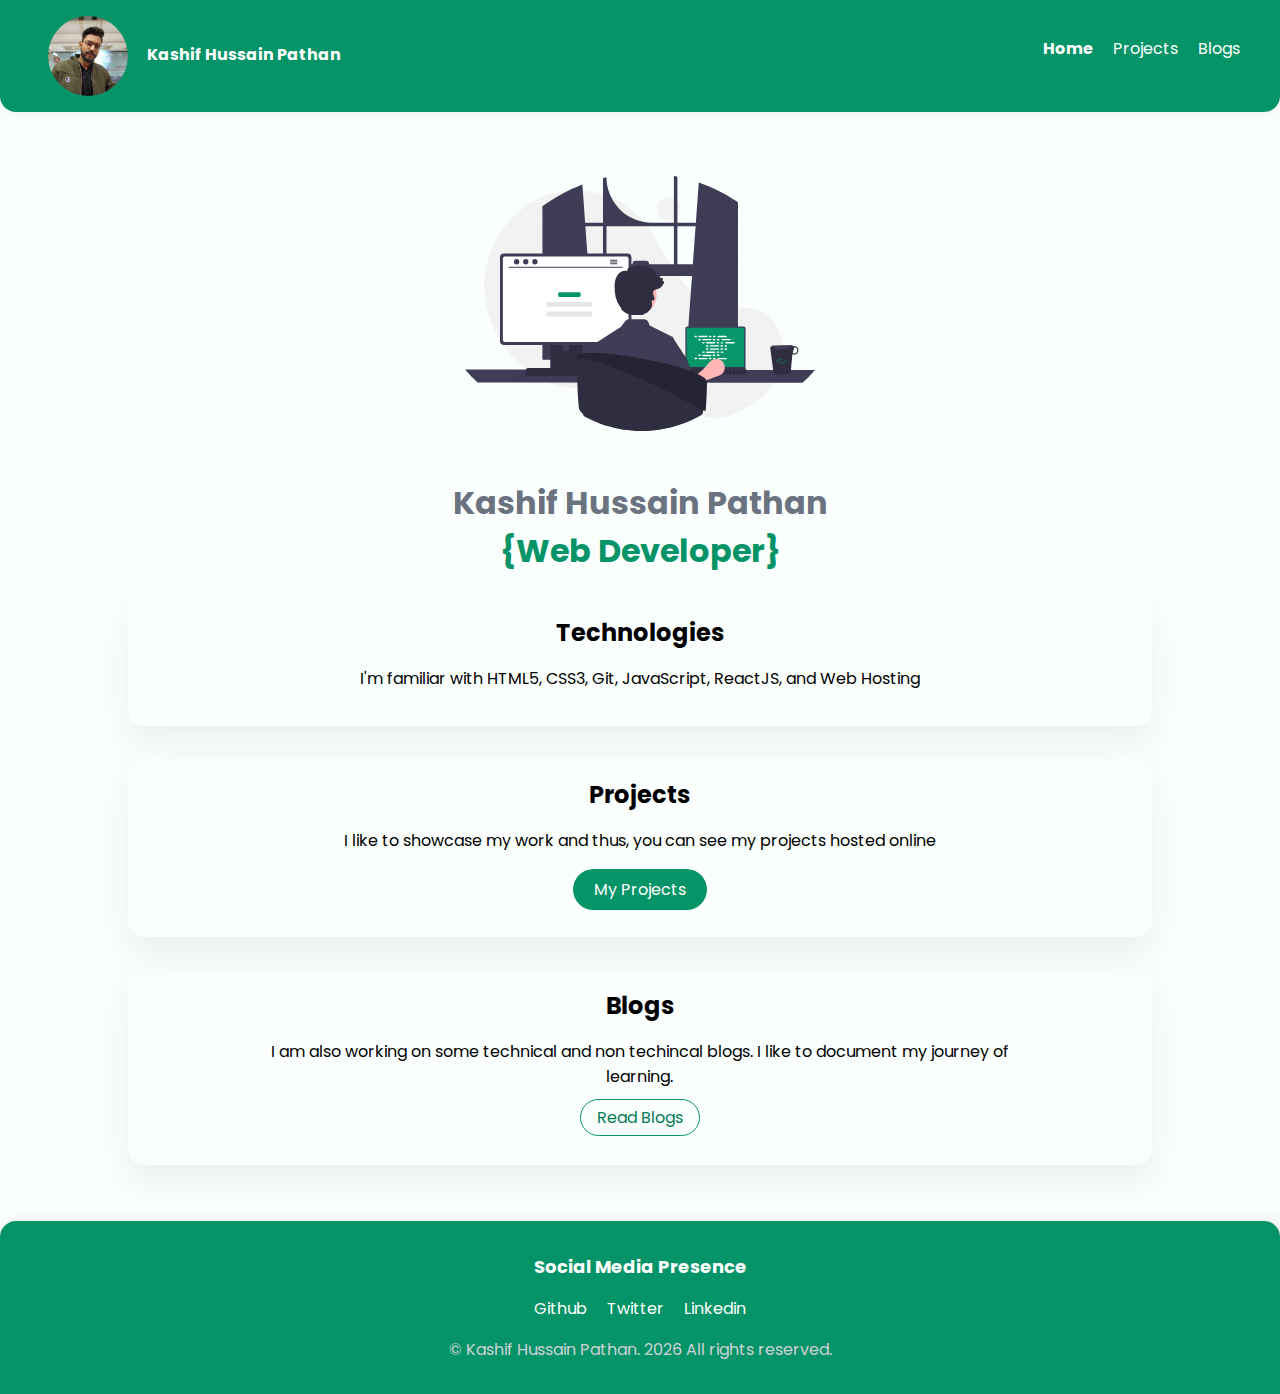
<file: index.html>
<!DOCTYPE html>
<html lang="en">

<head>
  <meta charset="UTF-8">
  <meta http-equiv="X-UA-Compatible" content="IE=edge">
  <meta name="viewport" content="width=device-width, initial-scale=1.0">
  <link
      rel="stylesheet"
      href="https://cdnjs.cloudflare.com/ajax/libs/font-awesome/5.14.0/css/all.min.css"
    />
  <link rel="stylesheet" href="style.css">
  <title>Home | Kashif Hussain Pathan</title>
</head>

<body>
  <nav class="navigation container nav-container" id="home">
      <div class="nav-brand"> <img class="profile_img" src="images/profile.jpg" alt="profile_image"> <span
          class="nav-brand-name">Kashif Hussain Pathan</span>
      </div>
      <ul class="list-non-bullet nav-pills nav-align">
        <li class="list-item-inline nav-pill">
          <a class="link link-active link-hover" href="/">Home</a>
        </li>
        <li class="list-item-inline nav-pill">
          <a class="link link-hover" href="/projects.html">Projects</a>
        </li>
        <li class="list-item-inline nav-pill">
          <a class="link link-hover" href="https://kashifhussainpathan.hashnode.dev" target="_blank">Blogs</a>
        </li>
      </ul>
  </nav>

  <header class="hero">
    <img class="hero-img" src="images/hero_img.svg" alt="hero-image">
    <h1 class="hero-heading"> Kashif Hussain Pathan <br>
      <span class="hero-heading-highlight"> {Web Developer}</span>
    </h1>
  </header>

  <section class="section home-section">
    <div class="container container-center">
      <h2 class="blog_h2"> Technologies</h2>
      <p class="tech-details">I'm familiar with HTML5, CSS3, Git, JavaScript, ReactJS, and Web Hosting</p>
    </div>

  </section>

  <section class="section home-section">
    <div class=" container container-center">
      <h2 class="blog_h2"> Projects</h2>
      <p class="project-detail">I like to showcase my work and thus, you can see my projects hosted online</p>
      <a class="link link-primary" href="/projects.html">My Projects </a>
    </div>

  </section>

  <section class="section home-section">
    <div class="container container-center">
      <h2 class="blog_h2"> Blogs</h2>
      <p>I am also working on some technical and non techincal blogs. I like to document my journey of learning.</p>
      <a class="link link-secondary" href="https://kashifhussainpathan.hashnode.dev/" target="_blank"> Read Blogs</a>
      <p></p>
    </div>
  </section>

  <footer class="footer container">
    <div class="footer-header">Social Media Presence</div>
    <ul class="social-links list-non-bullet">
      <li class="list-item-inline">
        <a class="link" target="_blank" href="https://github.com/kashifhussainpathan">Github</a></li>
      <li class="list-item-inline">
        <a class="link" target="_blank" href="https://twitter.com/Kashifhussainkp?t=npp_-eEBK-pYxMiQ1iUwSw&s=09">
          Twitter</a>
      </li>
      <li class="list-item-inline">
        <a class="link" target="_blank" href="https://www.linkedin.com/in/kashif-hussain-pathan-51a32a25b/">Linkedin</a>
      </li>
    </ul>
    <p class="copyright"> &copy; Kashif Hussain Pathan. <span id="year"> </span> All rights reserved.</p>
  </footer>
  <a class="scroll-link top-link" href="#home">
    <i class="fas fa-arrow-up"></i>
  </a>
  <script src="app.js"></script>
</body>

</html>
</file>
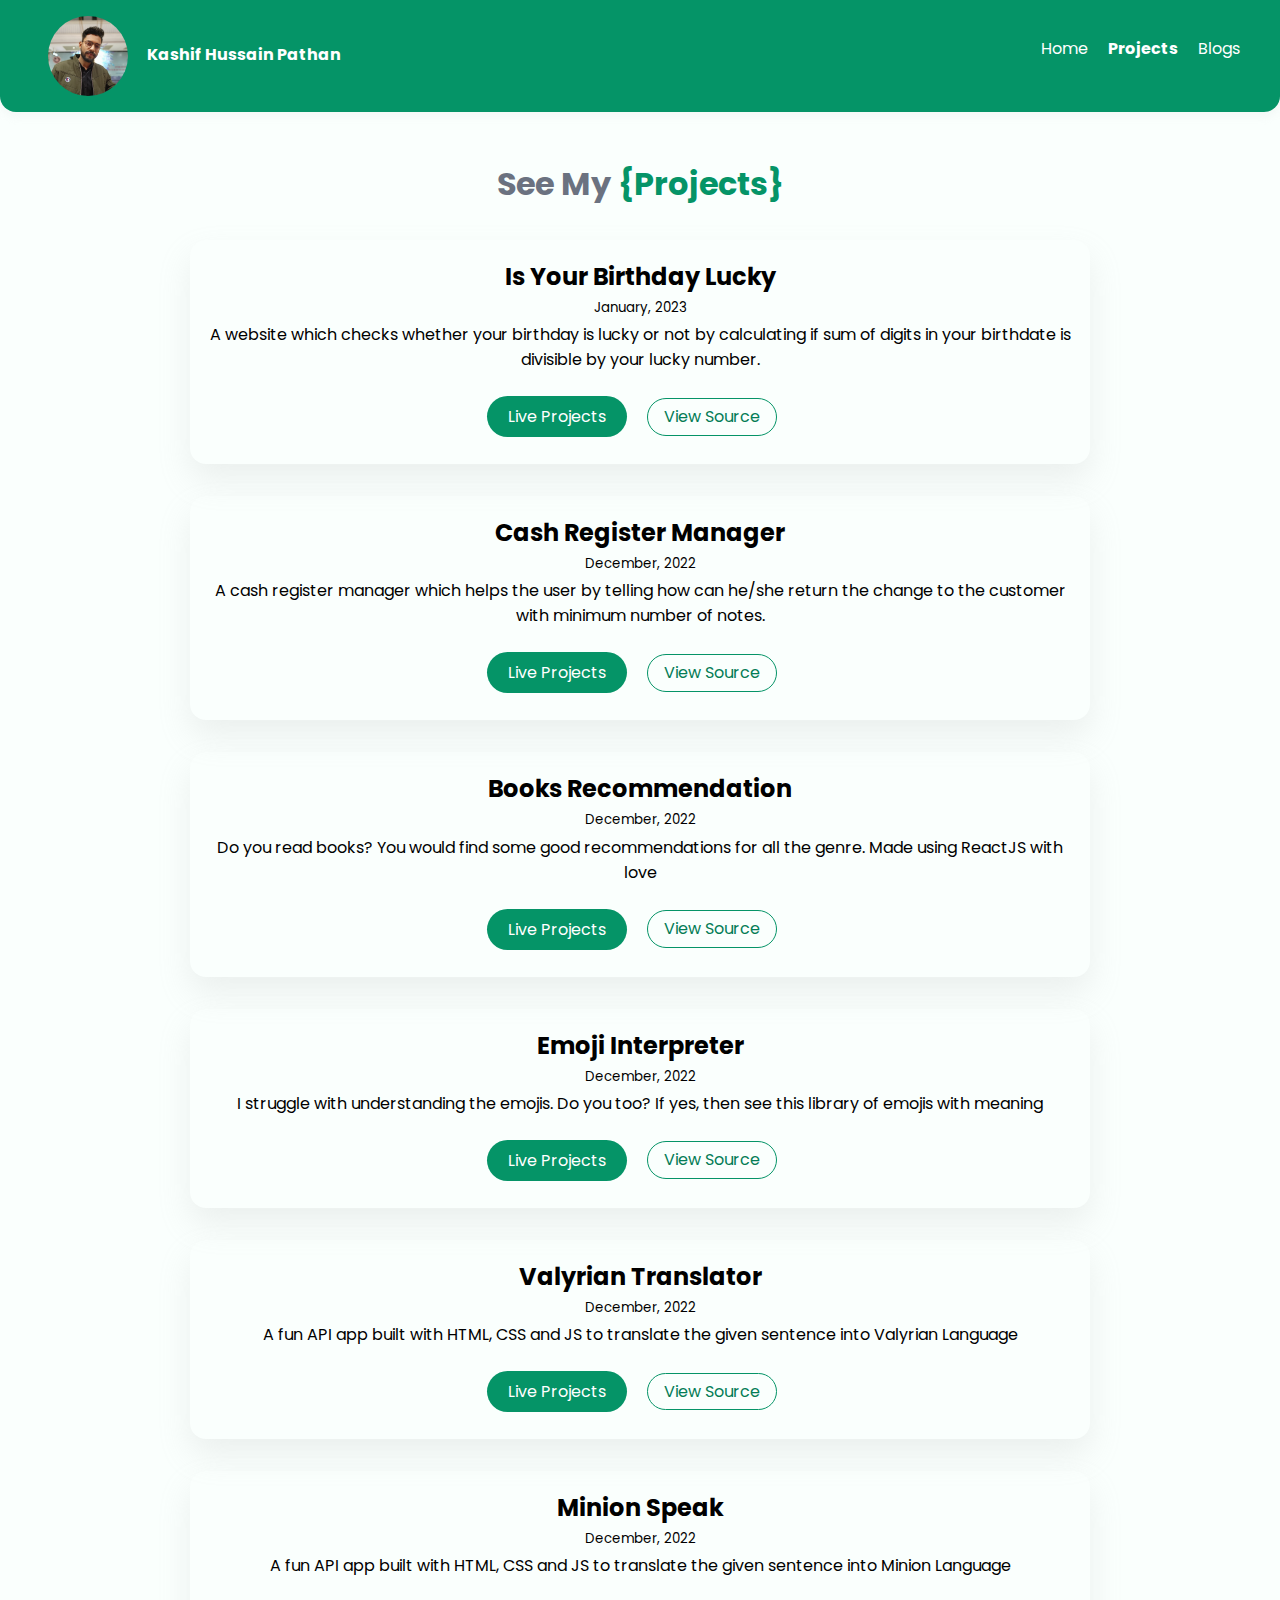
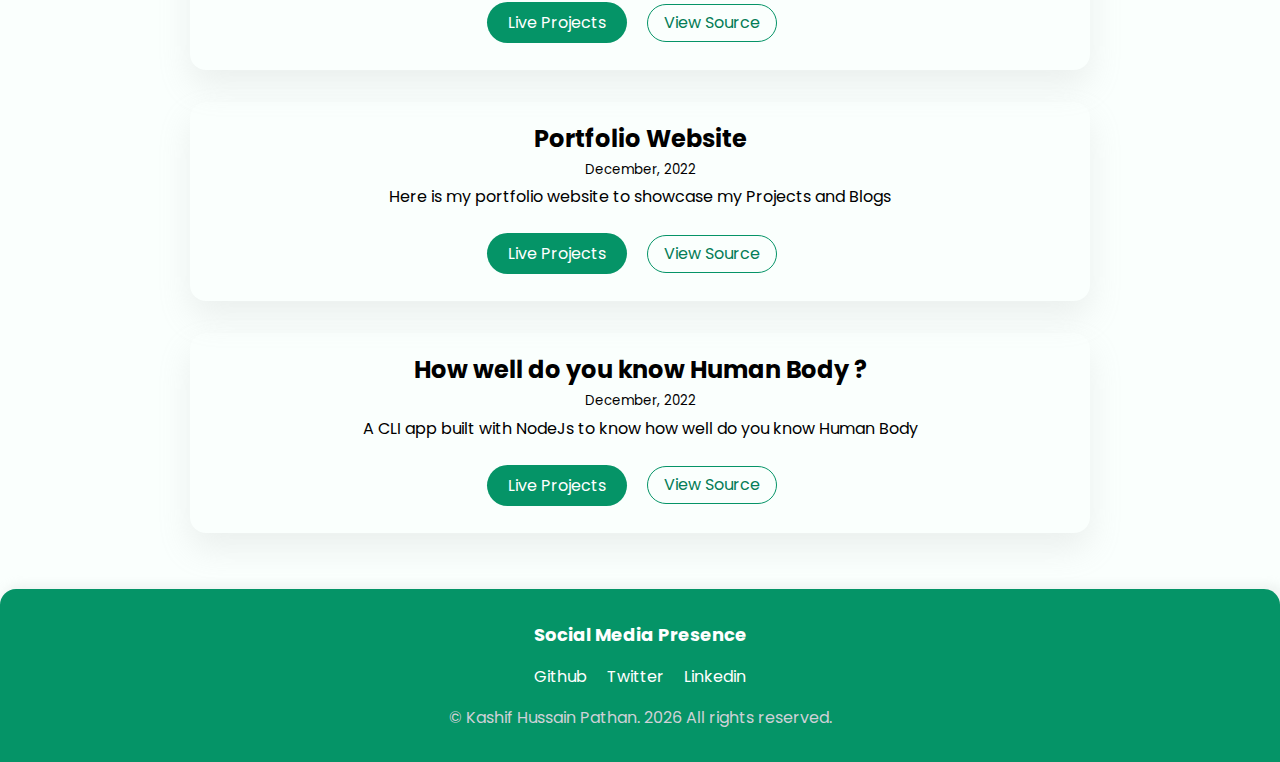
<file: projects.html>
<!DOCTYPE html>
<html lang="en">

<head>
  <meta charset="UTF-8">
  <meta http-equiv="X-UA-Compatible" content="IE=edge">
  <meta name="viewport" content="width=device-width, initial-scale=1.0">
  <link
      rel="stylesheet"
      href="https://cdnjs.cloudflare.com/ajax/libs/font-awesome/5.14.0/css/all.min.css"
    />
  <link rel="stylesheet" href="style.css">
  <title>Projects</title>
</head>

<body>
  <nav class="navigation container nav-container" id="home">
    <div class="nav-brand"> <img class="profile_img" src="images/profile.jpg" alt="profile_image"> <span class="nav-brand-name">Kashif Hussain Pathan</span> 
    </div>
    <ul class="list-non-bullet nav-pills nav-align">
      <li class="list-item-inline nav-pill">
        <a class="link link-hover" href="/">Home</a>
      </li>
      <li class="list-item-inline nav-pill">
        <a class="link link-active link-hover" href="/projects.html">Projects</a>
      </li>
      <li class="list-item-inline nav-pill">
        <a class="link link-hover" href="https://kashifhussainpathan.hashnode.dev/" target="_blank">Blogs</a>
      </li>
    </ul>
  </nav>

  <header>
    <h1 class="project-heading"> See My <span class="hero-heading-highlight"> {Projects}</span>
    </h1>
  </header>

  <ol class="list-non-bullet ol">

    <li>
      <div class="showcase-list container container-center section">
        <h1>Is Your Birthday Lucky</h1>
        <small>January, 2023</small>
        <p>A website which checks whether your birthday is lucky or not by calculating if sum of digits in your
          birthdate is divisible by your lucky number.
        </p>
        <a class="link link-primary" target="_blank" href="https://isyourbirthdaylucky-kp.netlify.app">Live Projects</a>
        <a class="link link-secondary" target="_blank"
          href="https://github.com/kashifhussainpathan/Is-your-birthday-lucky">View
          Source</a>
      </div>
    </li>

    <li>
      <div class="showcase-list container container-center section">
        <h1>Cash Register Manager</h1>
        <small>December, 2022</small>
        <p>A cash register manager which helps the user by telling how can he/she return the change to the customer with
          minimum number of notes.
        </p>
        <a class="link link-primary" target="_blank" href="https://cashregister-kp.netlify.app">Live Projects</a>
        <a class="link link-secondary" target="_blank" href="https://github.com/kashifhussainpathan/Cash-Register">View
          Source</a>
      </div>
    </li>

    <li>
      <div class="showcase-list container container-center section">
        <h1>Books Recommendation</h1>
        <small>December, 2022</small>
        <p> Do you read books? You would find some good recommendations for all the genre. Made using ReactJS with love
        </p>
        <a class="link link-primary" target="_blank" href="https://fzljpv.csb.app/">Live Projects</a>
        <a class="link link-secondary" target="_blank"
          href="https://github.com/kashifhussainpathan/book-recommendation">View Source</a>
      </div>
    </li>

    <li>
      <div class="showcase-list container container-center section">
        <h1>Emoji Interpreter</h1>
        <small>December, 2022</small>
        <p>I struggle with understanding the emojis. Do you too? If yes, then see this library of emojis with meaning
        </p>
        <a class="link link-primary" target="_blank" href="https://orn79f.csb.app/">Live Projects</a>
        <a class="link link-secondary" target="_blank"
          href="https://github.com/kashifhussainpathan/Emoji-Interpreter">View Source</a>
      </div>
    </li>

    <li>
      <div class="showcase-list container container-center section">
        <h1>Valyrian Translator</h1>
        <small>December, 2022</small>
        <p> A fun API app built with HTML, CSS and JS to translate the given sentence into Valyrian Language</p>
        <a class="link link-primary" target="_blank" href="https://valyrian-translator-kp.netlify.app">Live Projects</a>
        <a class="link link-secondary" target="_blank"
          href="https://github.com/kashifhussainpathan/Valyrian-Translator">View Source</a>
      </div>
    </li>

    <li>
      <div class="showcase-list container container-center section">
        <h1>Minion Speak</h1>
        <small>December, 2022</small>
        <p> A fun API app built with HTML, CSS and JS to translate the given sentence into Minion Language</p>
        <a class="link link-primary" target="_blank" href="https://minion-speak-kp.netlify.app">Live Projects</a>
        <a class="link link-secondary" target="_blank" href="https://github.com/kashifhussainpathan/Minion-speak">View
          Source</a>
      </div>
    </li>

    <li>
      <div class="showcase-list container container-center section">
        <h1>Portfolio Website</h1>
        <small>December, 2022</small>
        <p> Here is my portfolio website to showcase my Projects and Blogs</p>
        <a class="link link-primary" target="_blank" href="https://kashifhussainpathan.netlify.app">Live Projects</a>
        <a class="link link-secondary" target="_blank"
          href="https://github.com/kashifhussainpathan/Kashifhussainpathan-site">View
          Source</a>
      </div>
    </li>

    <li>
      <div class="showcase-list container container-center  section">
        <h1>How well do you know Human Body ?</h1>
        <small>December, 2022</small>
        <p>A CLI app built with NodeJs to know how well do you know Human Body</p>
        <a class="link link-primary" target="_blank"
          href="https://replit.com/@KashifHussain6/HumanBodyQNA?embed=1&output=1">Live
          Projects</a>
        <a class="link link-secondary" target="_blank"
          href="https://github.com/kashifhussainpathan/Quiz-abouthumanbody">View Source</a>
      </div>
    </li>

  </ol>

  <footer class="footer container">
    <div class="footer-header">Social Media Presence</div>
    <ul class="social-links list-non-bullet">
      <li class="list-item-inline">
        <a class="link" target="_blank" href="https://github.com/kashifhussainpathan">Github</a></li>
      <li class="list-item-inline">
        <a class="link" target="_blank" href="https://twitter.com/Kashifhussainkp?t=npp_-eEBK-pYxMiQ1iUwSw&s=09">
          Twitter</a>
      </li>
      <li class="list-item-inline">
        <a class="link" target="_blank" href="https://www.linkedin.com/in/kashif-hussain-pathan-51a32a25b/">Linkedin</a>
      </li>
    </ul>
    <p class="copyright"> &copy; Kashif Hussain Pathan. <span id="year"> </span> All rights reserved.</p>
  </footer>
  <a class="scroll-link top-link" href="#home">
    <i class="fas fa-arrow-up"></i>
  </a>
  <script src="app.js"></script>
  </footer>
</body>

</html>
</file>
<file: style.css>
@import url('https://fonts.googleapis.com/css2?family=Open+Sans:wght@300;400;700&family=Poppins:wght@100;400;700&display=swap');

::selection {
    background-color: var(--primary-color);
    color: white;
}

body {
    font-family: 'poppins', sans-serif;
    margin: 0px auto;
    width: 100%;
    background-color: hsl(161, 94%, 99%);
}

:root {
    --primary-color: hsl(161, 94%, 30%);
    --color-primary-light: hsl(161, 94%, 33.33%);
    --off-white: hsl(220, 14%, 96%);
    --dark-gray: hsl(220, 9%, 46%);
    --shadow: 0 1rem 2rem hsla(0, 0%, 70.6%, 0.2);
    --box--shadow: 0px 1px 10px 0px #aaa;
    --color-primary-light2: hsl(161, 94%, 25%)
}
.dark{
    --primary-color: hsl(161, 94%, 20%);
    --color-primary-light: hsl(161, 94%, 20%);
    --color-primary-light2: hsl(161, 94%, 25%);
    --off-white: hsl(220, 14%, 70%);
    --dark-gray: hsl(0, 0%, 99%);
    --shadow: 0 1rem 1rem rgba(99, 99, 99, 0.2);
    --box--shadow: 0px 1px 8px 0px rgba(220, 220, 220, 0.2);
    background-color:rgb(44, 43, 43);  
    color: white;
}


/* margin */
.margin-md {
    margin-top: 2rem;
}

/* container */

.container {
    /* padding: 0rem 1rem; */
    width: auto;
}

.container-center {
    max-width: 900px;
    width: 80%;
    margin: auto;
}


.link {
    text-decoration: none;
    padding: 0.5rem 0rem;
}

.link-primary {
    display: inline-block;
    background-color: var(--primary-color);
    color: white;
    border-radius: 2rem;
    font-weight: 400;
    border: none;
    padding: 0.5rem 1.3rem;
    margin-bottom: 0.5rem;
    transition: 0.3s;
}

.link-primary:hover {
    background-color: var(--color-primary-light);
    box-shadow: var(--box--shadow);
}

.link-secondary {
    border: 1px solid var(--primary-color);
    border-radius: 2rem;
    color: var(--color-primary-light2);
    margin: 1rem;
    padding: 0.4rem 1rem;
    transition: 0.3s;

}

.link-secondary:hover {
    font-weight: 500;
    box-shadow: var(--box--shadow);
}

/* Lists */

.list-non-bullet {
    list-style: none;
}

.list-item-inline {
    padding: 0rem 0.5rem;
    display: inline;
}

/* navigation */
.navigation {
    background-color: var(--primary-color);
    color: white;
    padding: 0rem 2rem;
    padding-bottom: 1rem;
    border-bottom-left-radius: 1rem;
    border-bottom-right-radius: 1rem;
    margin: auto;
    width: auto;
    z-index: 999;
    box-shadow: 0px 5px 10px 0px rgba(220, 220, 220, 0.2);
}

.nav-container {
    display: flex;
    justify-content: space-between;
    align-items: center;
}

.navigation .link {
    color: white;
}

.nav-brand {
    font-weight: bold;
    padding-top: 1rem;
    display: inline-block;
}

.nav-pills {
    text-align: right;
    margin: 0;

}


.link-active {
    font-weight: bold;
}

/* Profile Image  */

.profile_img {
    width: 80px;
    vertical-align: middle;
    display: inline-block;
    padding: 0rem 1rem;
    border-radius: 50%;
}


/* Hero */
.hero {

    padding-top: 4rem;
    /* padding-bottom: 2rem; */

}

.hero-img {
    display: block;
    max-width: 350px;
    margin: auto;
    width: auto;
}

.hero .hero-heading {
    color: var(--dark-gray);
    text-align: center;
}

.hero-heading {
    color: var(--dark-gray);
    text-align: center;
    margin-top: 3rem;
}

.hero-heading-highlight {
    color: var(--primary-color);
}

.section {
    box-sizing: border-box;
    text-align: center;
    padding: 2rem 0;
    border-top-left-radius: 1rem;
    border-bottom-right-radius: 1rem;
    margin: auto;
    width: 80%;
    padding: 0.5rem 1rem;
    box-shadow: var(--shadow);
    border: 3px solid transparent;
    transition: all .4s ease-in-out
}

.section:hover {
    border: 3px solid var(--primary-color);
}

.home-section {
    border-radius: 1rem;
    padding: 0 1rem;
    padding-top: 1rem;
    padding-bottom: 1rem;
    text-align: center;
    margin: 0 auto;
    margin-bottom: 2rem;
}

/* .off-white {
    border-top-left-radius: 1rem;
    border-bottom-right-radius: 1rem;
    margin: auto;
    width: 80%;
    padding: 0.5rem 1rem;
    box-shadow: 0px 5px 10px 0px #aaa;
}
.white {
    border-top-left-radius: 1rem;
    border-bottom-right-radius: 1rem;
    margin: 1.5rem auto;
    width: 80%;
    padding: 0.5rem 0.5rem;
    margin-bottom: 2rem;
    box-shadow: 0px 5px 10px 0px #aaa;
} */

/* Footer */

.footer {
    background-color: var(--primary-color);
    margin-top: 3.5rem;
    text-align: center;
    border-top-left-radius: 1rem;
    border-top-right-radius: 1rem;
    padding: 1rem;
    box-shadow: 5px 0px 10px 5px rgba(202, 201, 201, 0.2);
}

.footer .link {
    color: white;
}

.footer-header {
    color: white;
    font-weight: 700;
    padding-top: 1rem;
    font-size: large;
}

.footer ul {
    padding-inline-start: 0px;
}

.copyright {
    color: #ced1d7;
}

/* Showcase List */
.showcase-list {
    border-radius: 1rem;
    padding: 2rem 1rem;
    padding-top: 1rem;
    padding-bottom: 1rem;
    text-align: center;
    margin: 0 auto;
    margin-bottom: 2rem;
}

@media screen and (max-width: 600px) {
    .nav-pill {
        display: block;
        margin-top: 0.7rem;
    }

    .nav-brand-name {
        display: block;
        margin-top: 0.5rem;
    }

    .nav-brand {
        text-align: center;

    }

    .link-secondary {
        display: inline-block;
        margin: auto;
    }

    .showcase-list {
        padding-bottom: 0.5rem;
    }

    .hero-img {
        width: 90%;
        margin: auto;
    }

    .hero-heading {
        margin: 2rem 0.5rem;

    }

    .hero-heading-highlight {
        font-size: smaller;
    }

    .showcase-list {
        padding-bottom: 1.5rem;
    }
}

.project-heading {
    color: var(--dark-gray);
    text-align: center;
    margin-top: 3rem;
    margin-bottom: 2rem;
}

.heading-code {
    text-align: center;
    padding-top: 1rem;
    padding-bottom: 0.5rem;
}

.showcase-list h1 {
    margin: 0px;
    font-size: 1.5em;
}

.showcase-list p {
    margin-top: 0.2rem;
    padding-bottom: 0.5rem;
}

small {
    font-size: smaller;
    display: inline;
    margin: 0;
}

.ol {
    padding-inline-start: 0px;
}

/* blog */
.blog-content {
    text-align: justify;
    padding-bottom: 0.5rem;
}

.blogs h1 {
    margin-top: 1.5rem;
    margin-bottom: 0px;
    /* color: var(--primary-color); */
}


.blog_h2 {
    margin-top: 0;
    margin-bottom: 0.5rem;
}

/* blog page */
.blog-img {
    margin: auto;
    display: block;
    width: 80%;
}

.h2_head {
    text-align: center;
    margin-top: 2rem;
}

.blog-head {
    color: var(--dark-gray);
    font-size: 1.5rem;
}

.github-alternative-name h3 {
    font-size: 1.3rem;
}

.img-inside-alternative {
    margin: auto;
    width: auto;
    display: block;
}

.boxmodel {
    display: block;
    margin: auto;
    width: auto;
}

.back-btn {
    margin: 2rem;
}

.link-back {
    background-color: var(--dark-gray);
    color: white;
    padding: 0em 0.5em;
}

.link-hover:hover {
    border-bottom: 2px solid white;
}

.top-link {
    font-size: 1.25rem;
    position: fixed;
    bottom: 3rem;
    right: 3rem;
    background: var(--primary-color);
    width: 2rem;
    height: 2rem;
    display: grid;
    place-items: center;
    border-radius: 0.5rem;
    color: white;
    animation: bounce 2s ease-in-out infinite;
    visibility: hidden;
    z-index: -100;
}

.show-link {
    visibility: visible;
    z-index: 100;
}
</file>
